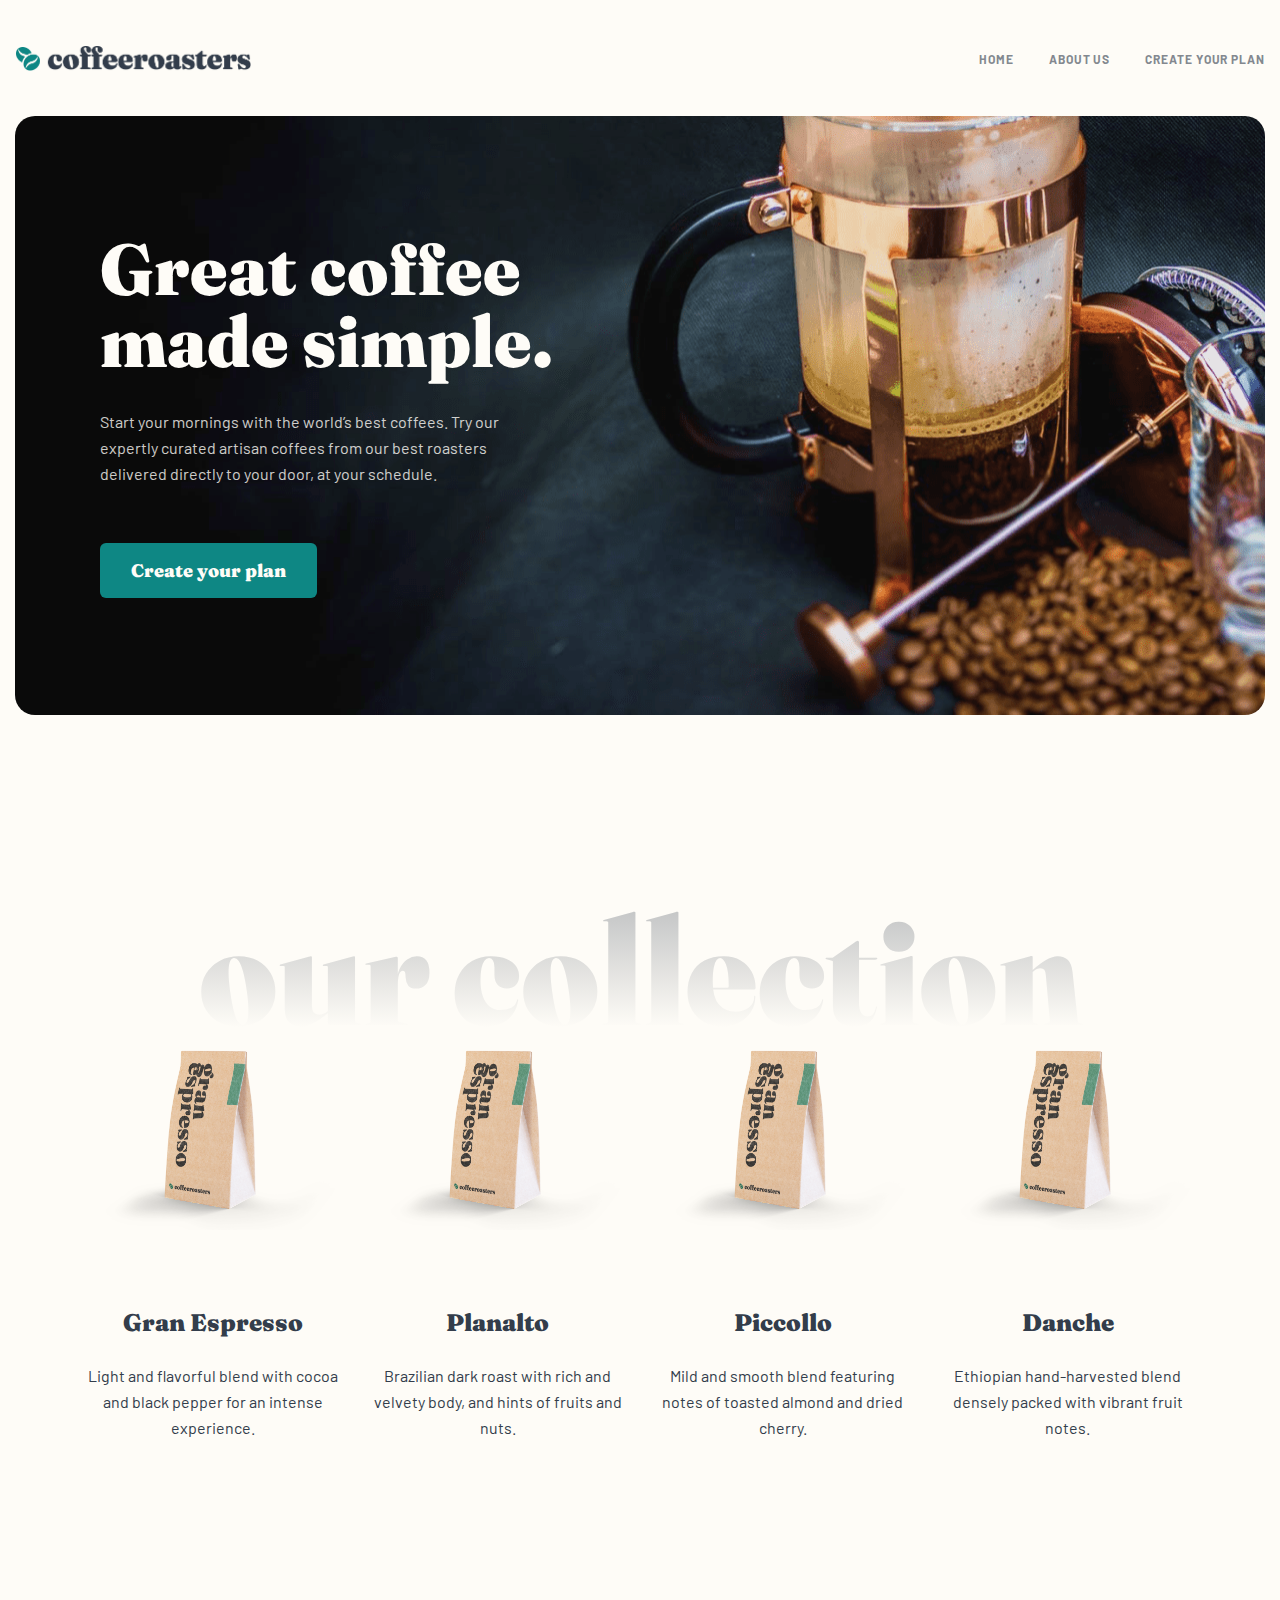
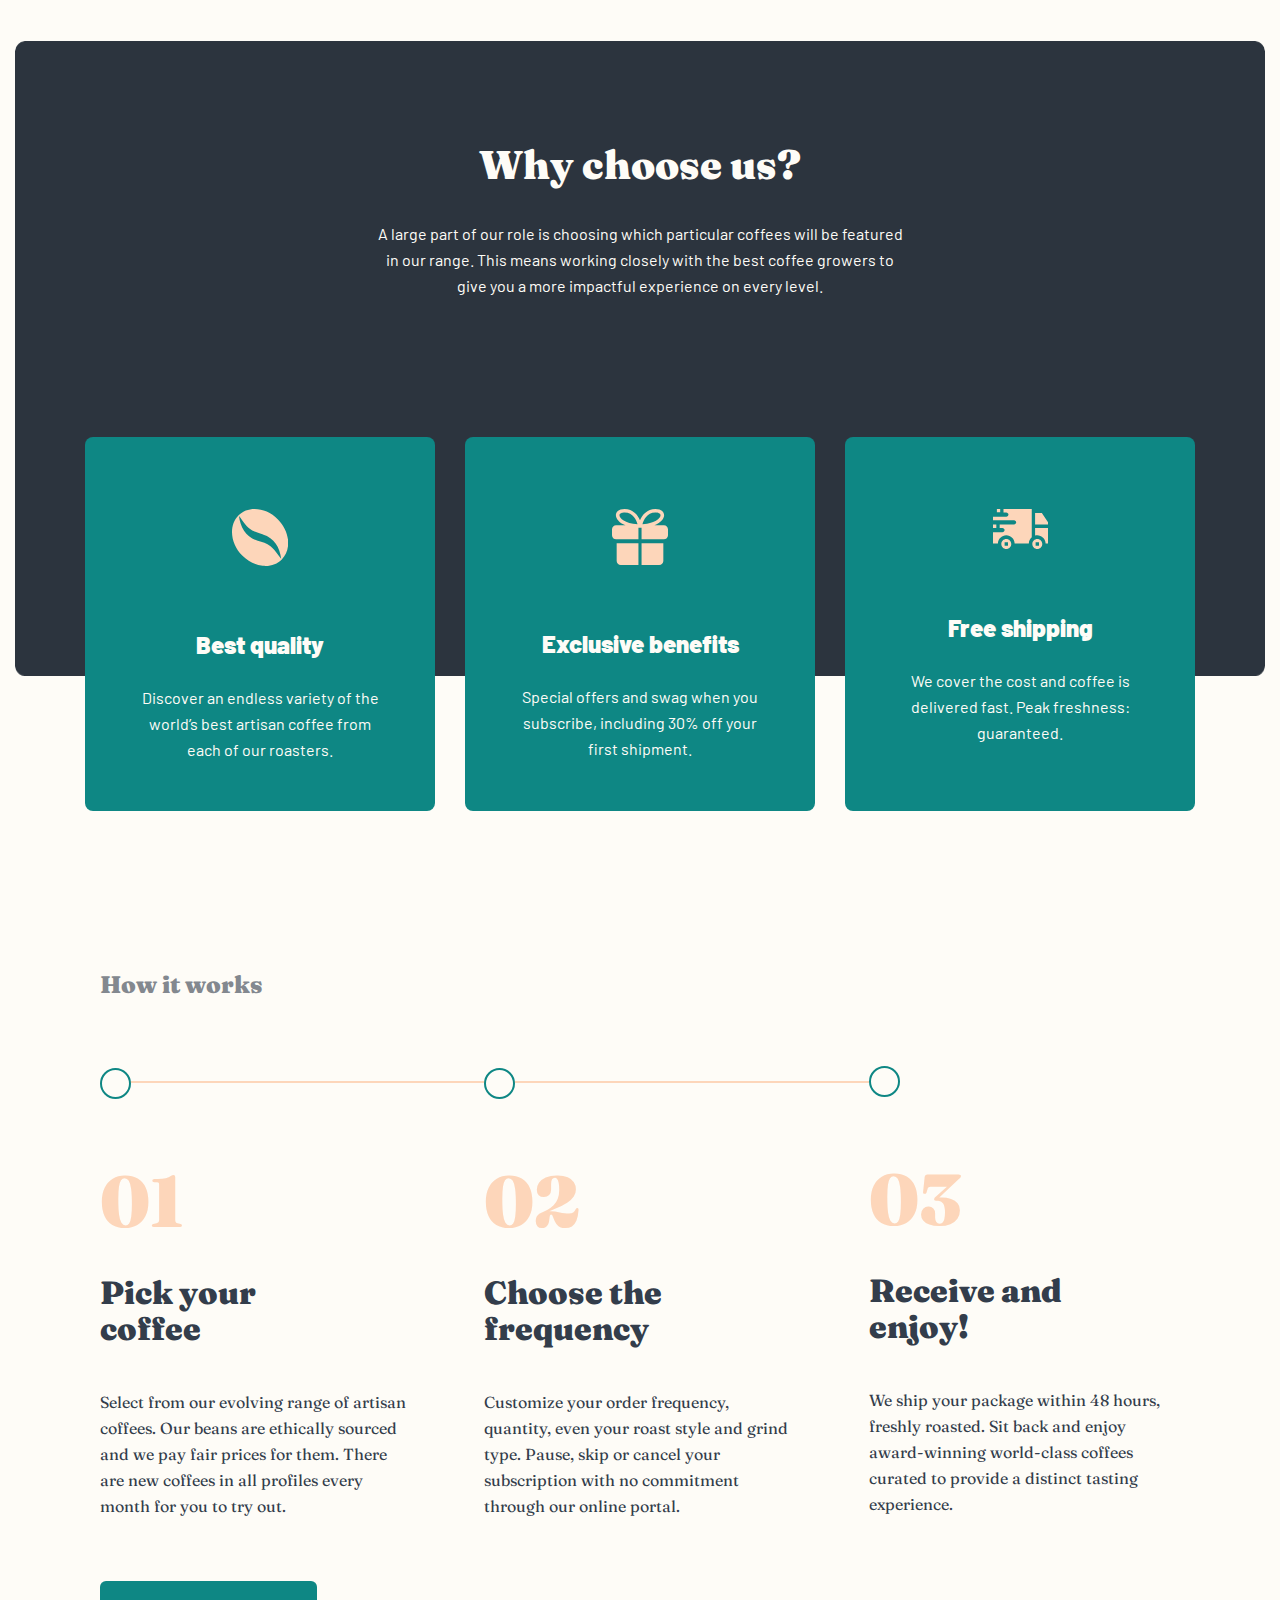
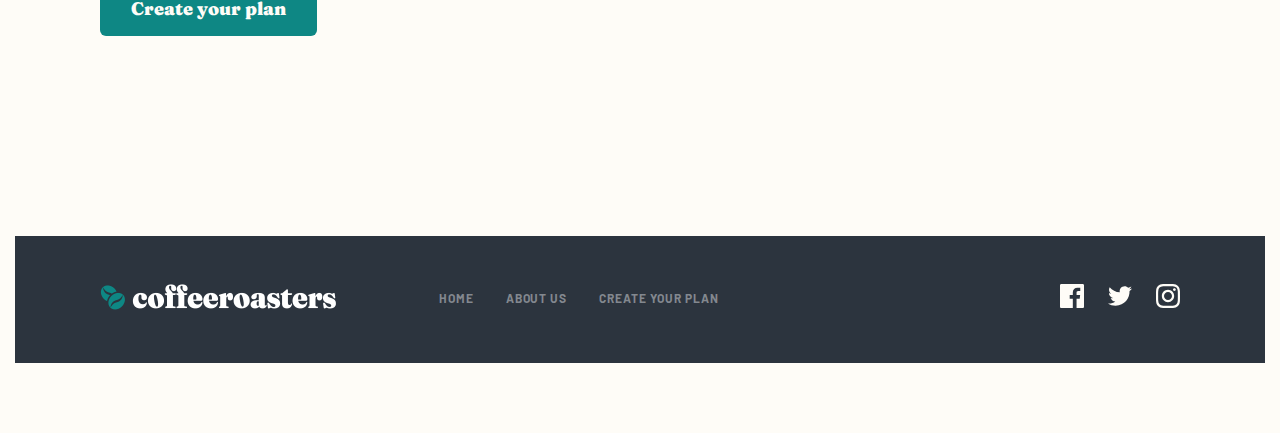
<file: index.html>
<!DOCTYPE html>
<html lang="en">

<head>
    <meta charset="UTF-8">
    <meta http-equiv="X-UA-Compatible" content="IE=edge">
    <meta name="viewport" content="width=device-width, initial-scale=1.0">
    <link rel="stylesheet" href="css/normalize.css">
    <link rel="stylesheet" href="css/column.css">
    <link rel="stylesheet" href="css/global.css">
    <link rel="stylesheet" href="css/style.css">
    <title>Coffee</title>
</head>

<body class="body">
    <div class="site-wrapper">
        <section class="hero">
            <div class="container">
                <header class="hero__header">
                    <div class="logos">
                        <a class="logo__link" href="index.html">
                            <img class="logo" src="media/img/home-page/hero/header-logo.png" alt="Logo">
                        </a>
                    </div>
                    <ul class="nav__list">
                        <li class="nav__item"><a class="nav__item-link" href="index.html">home</a></li>
                        <li class="nav__item"><a class="nav__item-link" href="about.html">about us</a></li>
                        <li class="nav__item"><a class="nav__item-link" href="creat.htm">create your plan</a></li>
                    </ul>
                    <button class="burger__btn">
                        <span class="first-line"></span>
                        <span class="second-line"></span>
                        <span class="third-line"></span>
                    </button>
                </header>
                <div class="hero__intro">
                    <div class="container__inner">
                        <h2 class="hero__title">Great coffee made simple.</h2>
                        <p class="hero__desc">Start your mornings with the world’s best coffees. Try our expertly
                            curated artisan coffees from our best roasters delivered directly to your door, at your
                            schedule.</p>
                        <a class="hero__btn btn" href="#">Create your plan</a>
                    </div>
                </div>
            </div>
        </section>
        <main>
            <!-- Collection================================== -->
            <section class="collection">
                <div class="container">
                    <div class="collection__inner">
                        <span class="collection__bg">our collection</span>
                        <ul class="collection__list">
                            <li class="collection__item">
                                <div class="item__wrapper">
                                    <h3 class="collection__name">Gran Espresso</h3>
                                    <p class="collection__desc">Light and flavorful blend with cocoa and black pepper
                                        for an intense experience.</p>
                                </div>
                            </li>
                            <li class="collection__item">
                                <div class="item__wrapper">
                                    <h3 class="collection__name">Planalto</h3>
                                    <p class="collection__desc">Brazilian dark roast with rich and velvety body, and
                                        hints of fruits and nuts.</p>
                                </div>
                            </li>
                            <li class="collection__item">
                                <div class="item__wrapper">
                                    <h3 class="collection__name">Piccollo</h3>
                                    <p class="collection__desc">Mild and smooth blend featuring notes of toasted almond
                                        and dried cherry.</p>
                                </div>
                            </li>
                            <li class="collection__item">
                                <div class="item__wrapper">
                                    <h3 class="collection__name">Danche</h3>
                                    <p class="collection__desc">Ethiopian hand-harvested blend densely packed with
                                        vibrant fruit notes.</p>
                                </div>
                            </li>
                        </ul>
                    </div>
                </div>
            </section>
            <!-- Collection================================== -->
            <!-- ============================================ -->
            <section class="choose">
                <div class="container">
                    <div class="choose__inner">
                        <div class="choose__content">
                            <h3 class="choose__title title">Why choose us?</h3>
                            <p class="choose__text">A large part of our role is choosing which particular coffees will
                                be featured in our range. This means working closely with the best coffee growers to
                                give you a more impactful experience on every level.</p>
                        </div>
                        <ul class="choose__list">
                            <li class="choose__item choose-card">
                                <div class="choose-card__content">
                                    <h4 class="choose-card__title">Best quality</h4>
                                    <p class="choose-card__text">Discover an endless variety of the world’s best artisan
                                        coffee from each of our roasters.</p>
                                </div>
                            </li>
                            <li class="choose__item choose-card">
                                <div class="choose-card__content">
                                    <h4 class="choose-card__title">Exclusive benefits</h4>
                                    <p class="choose-card__text">Special offers and swag when you subscribe, including
                                        30% off your first shipment.</p>
                                </div>
                            </li>
                            <li class="choose__item choose-card">
                                <div class="choose-card__content">
                                    <h4 class="choose-card__title">Free shipping</h4>
                                    <p class="choose-card__text">We cover the cost and coffee is delivered fast. Peak
                                        freshness: guaranteed.</p>
                                </div>
                            </li>
                        </ul>
                    </div>
                </div>
            </section>
            <!-- ============================================ -->
            <!-- How it works================================ -->
            <section class="work-steps">
                <div class="container">
                    <div class="container__inner">
                        <div class="work-steps__inner">
                            <h4 class="work-steps__title">How it works</h4>
                            <ol class="works-steps__list step__list">
                                <li class="step__item">
                                    <span>01</span>
                                    <h4 class="step__title">Pick your coffee</h4>
                                    <p class="step__text">Select from our evolving range of artisan coffees. Our beans
                                        are ethically sourced and we pay fair prices for them. There are new coffees in
                                        all profiles every month for you to try out.</p>
                                </li>
                                <li class="step__item">
                                    <span>02</span>
                                    <h4 class="step__title">Choose the frequency</h4>
                                    <p class="step__text">Customize your order frequency, quantity, even your roast
                                        style and grind type. Pause, skip or cancel your subscription with no commitment
                                        through our online portal.</p>
                                </li>
                                <li class="step__item">
                                    <span>03</span>
                                    <h4 class="step__title">Receive and enjoy!</h4>
                                    <p class="step__text">We ship your package within 48 hours, freshly roasted. Sit
                                        back and enjoy award-winning world-class coffees curated to provide a distinct
                                        tasting experience.</p>
                                </li>
                            </ol>
                            <a class="work-steps__btn btn" href="#">Create your plan</a>
                        </div>
                    </div>
                </div>
            </section>
            <!-- How it works================================ -->
            <!-- ============================================ -->
        </main>
    </div>
    <footer class="footer">
        <div class="container">
            <div class="footer__inner">
                <div class="container__inner">
                    <div class="logos">
                        <a class="logo__link" href="index.html">
                            <img class="logo" src="media/img/home-page/footer/footer-logo.png" alt="Logo">
                        </a>
                    </div>
                    <ul class="footer-nav__list">
                        <li class="footer-nav__item"><a class="footer-nav__item-link" href="index.html">home</a></li>
                        <li class="footer-nav__item"><a class="footer-nav__item-link" href="about.html">about us</a>
                        </li>
                        <li class="footer-nav__item"><a class="footer-nav__item-link" href="#">create your plan</a></li>
                    </ul>
                    <ul class="socials__list">
                        <li class="socials__item">
                            <a class="socials__item-link" href="https://facebook.com" target="_blank">
                                <svg width="24" height="24" viewBox="0 0 24 24" fill="none"
                                    xmlns="http://www.w3.org/2000/svg">
                                    <path id="Path"
                                        d="M22.675 0H1.325C0.593 0 0 0.593 0 1.325V22.676C0 23.407 0.593 24 1.325 24H12.82V14.706H9.692V11.084H12.82V8.413C12.82 5.313 14.713 3.625 17.479 3.625C18.804 3.625 19.942 3.724 20.274 3.768V7.008L18.356 7.009C16.852 7.009 16.561 7.724 16.561 8.772V11.085H20.148L19.681 14.707H16.561V24H22.677C23.407 24 24 23.407 24 22.675V1.325C24 0.593 23.407 0 22.675 0Z" />
                                </svg>
                            </a>
                        </li>
                        <li class="socials__item">
                            <a class="socials__item-link" href="https://twitter.com" target="_blank">
                                <svg width="24" height="20" viewBox="0 0 24 20" fill="none"
                                    xmlns="http://www.w3.org/2000/svg">
                                    <path id="Path1"
                                        d="M24 2.55705C23.117 2.94905 22.168 3.21305 21.172 3.33205C22.189 2.72305 22.97 1.75805 23.337 0.608047C22.386 1.17205 21.332 1.58205 20.21 1.80305C19.313 0.846047 18.032 0.248047 16.616 0.248047C13.437 0.248047 11.101 3.21405 11.819 6.29305C7.728 6.08805 4.1 4.12805 1.671 1.14905C0.381 3.36205 1.002 6.25705 3.194 7.72305C2.388 7.69705 1.628 7.47605 0.965 7.10705C0.911 9.38805 2.546 11.522 4.914 11.997C4.221 12.185 3.462 12.229 2.69 12.081C3.316 14.037 5.134 15.46 7.29 15.5C5.22 17.123 2.612 17.848 0 17.54C2.179 18.937 4.768 19.752 7.548 19.752C16.69 19.752 21.855 12.031 21.543 5.10605C22.505 4.41105 23.34 3.54405 24 2.55705Z" />
                                </svg>
                            </a>
                        </li>
                        <li class="socials__item">
                            <a class="socials__item-link" href="https://instagram.com" target="_blank">
                                <svg width="24" height="24" viewBox="0 0 24 24" fill="none"
                                    xmlns="http://www.w3.org/2000/svg">
                                    <path id="Shape" fill-rule="evenodd" clip-rule="evenodd"
                                        d="M12 0C8.741 0 8.333 0.014 7.053 0.072C2.695 0.272 0.273 2.69 0.073 7.052C0.014 8.333 0 8.741 0 12C0 15.259 0.014 15.668 0.072 16.948C0.272 21.306 2.69 23.728 7.052 23.928C8.333 23.986 8.741 24 12 24C15.259 24 15.668 23.986 16.948 23.928C21.302 23.728 23.73 21.31 23.927 16.948C23.986 15.668 24 15.259 24 12C24 8.741 23.986 8.333 23.928 7.053C23.732 2.699 21.311 0.273 16.949 0.073C15.668 0.014 15.259 0 12 0ZM12 2.163C15.204 2.163 15.584 2.175 16.85 2.233C20.102 2.381 21.621 3.924 21.769 7.152C21.827 8.417 21.838 8.797 21.838 12.001C21.838 15.206 21.826 15.585 21.769 16.85C21.62 20.075 20.105 21.621 16.85 21.769C15.584 21.827 15.206 21.839 12 21.839C8.796 21.839 8.416 21.827 7.151 21.769C3.891 21.62 2.38 20.07 2.232 16.849C2.174 15.584 2.162 15.205 2.162 12C2.162 8.796 2.175 8.417 2.232 7.151C2.381 3.924 3.896 2.38 7.151 2.232C8.417 2.175 8.796 2.163 12 2.163ZM5.838 12C5.838 8.597 8.597 5.838 12 5.838C15.403 5.838 18.162 8.597 18.162 12C18.162 15.404 15.403 18.163 12 18.163C8.597 18.163 5.838 15.403 5.838 12ZM12 16C9.791 16 8 14.21 8 12C8 9.791 9.791 8 12 8C14.209 8 16 9.791 16 12C16 14.21 14.209 16 12 16ZM16.965 5.595C16.965 4.8 17.61 4.155 18.406 4.155C19.201 4.155 19.845 4.8 19.845 5.595C19.845 6.39 19.201 7.035 18.406 7.035C17.61 7.035 16.965 6.39 16.965 5.595Z" />
                                </svg>
                            </a>
                        </li>
                    </ul>
                </div>
            </div>
        </div>
    </footer>
    <!-- Js=========================================== -->
    <script src="js/main.js"></script>
    <!-- Js=========================================== -->

</body>

</html>
</file>
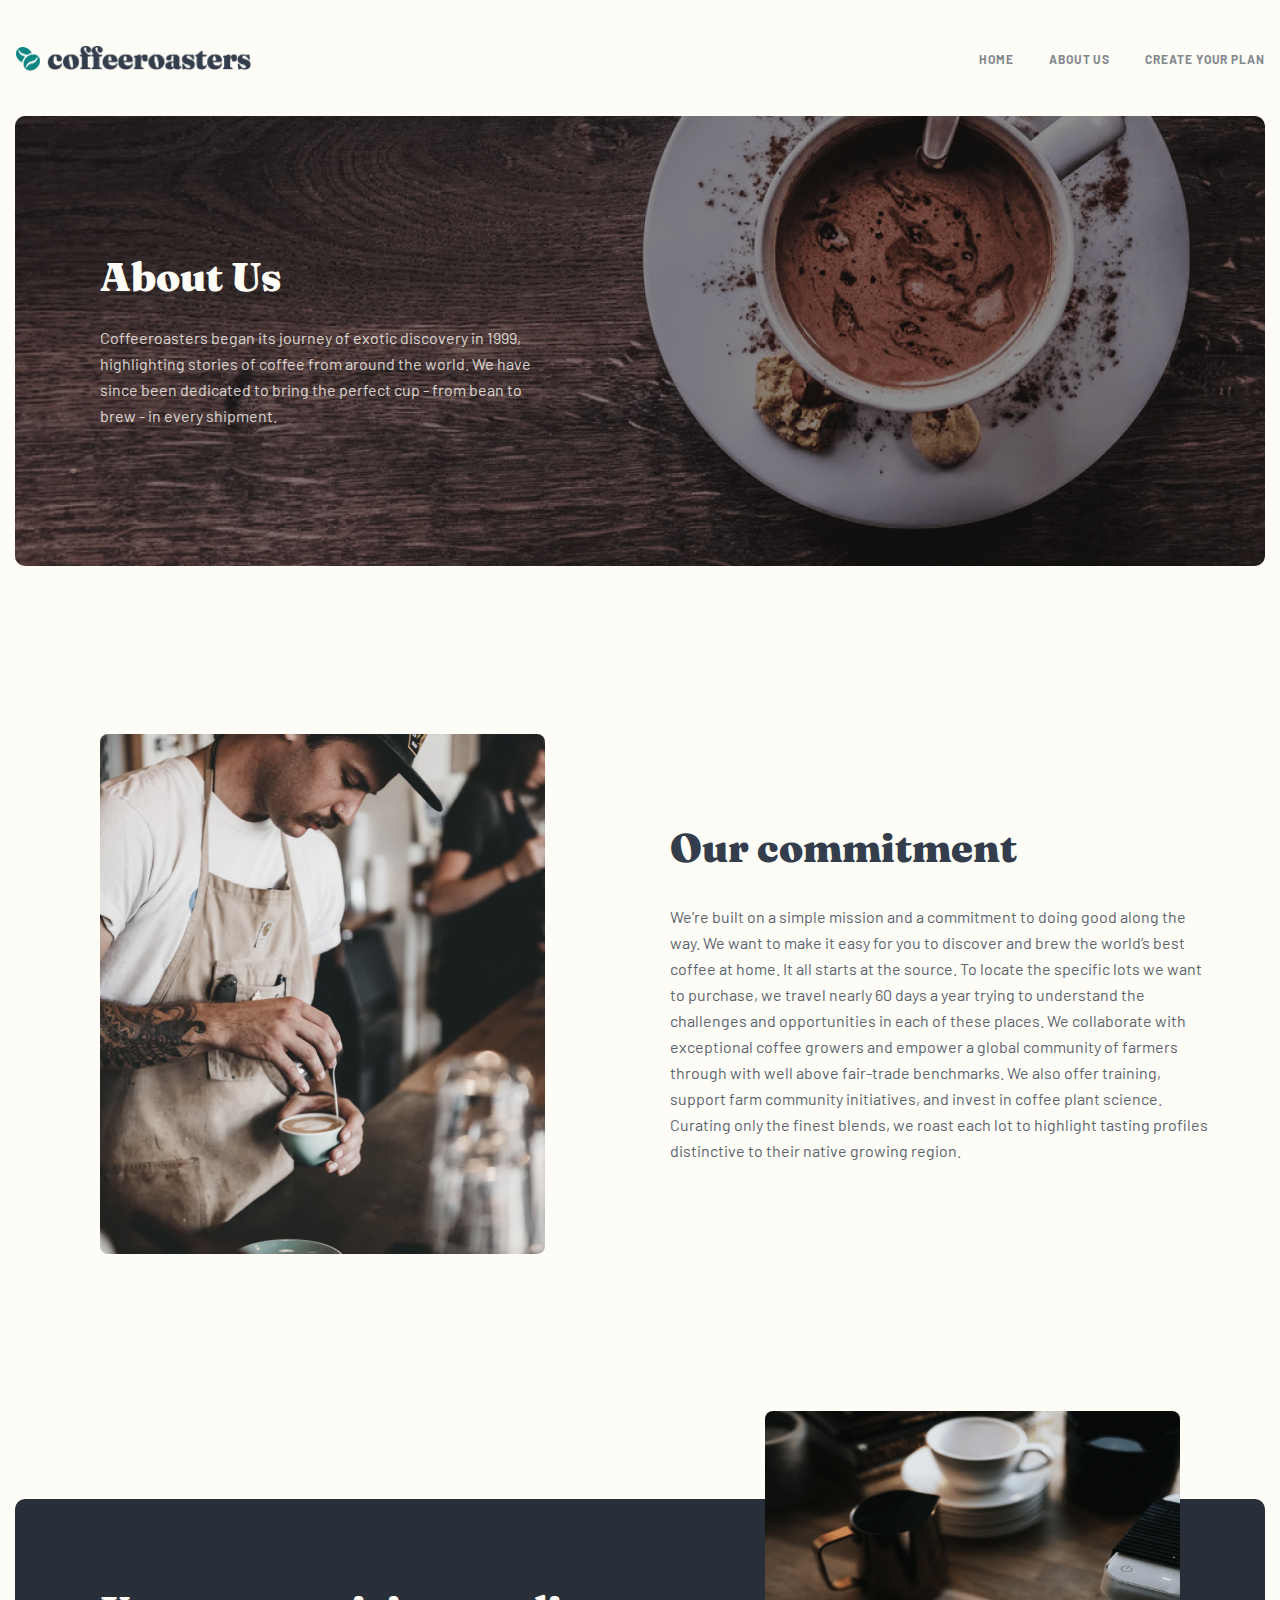
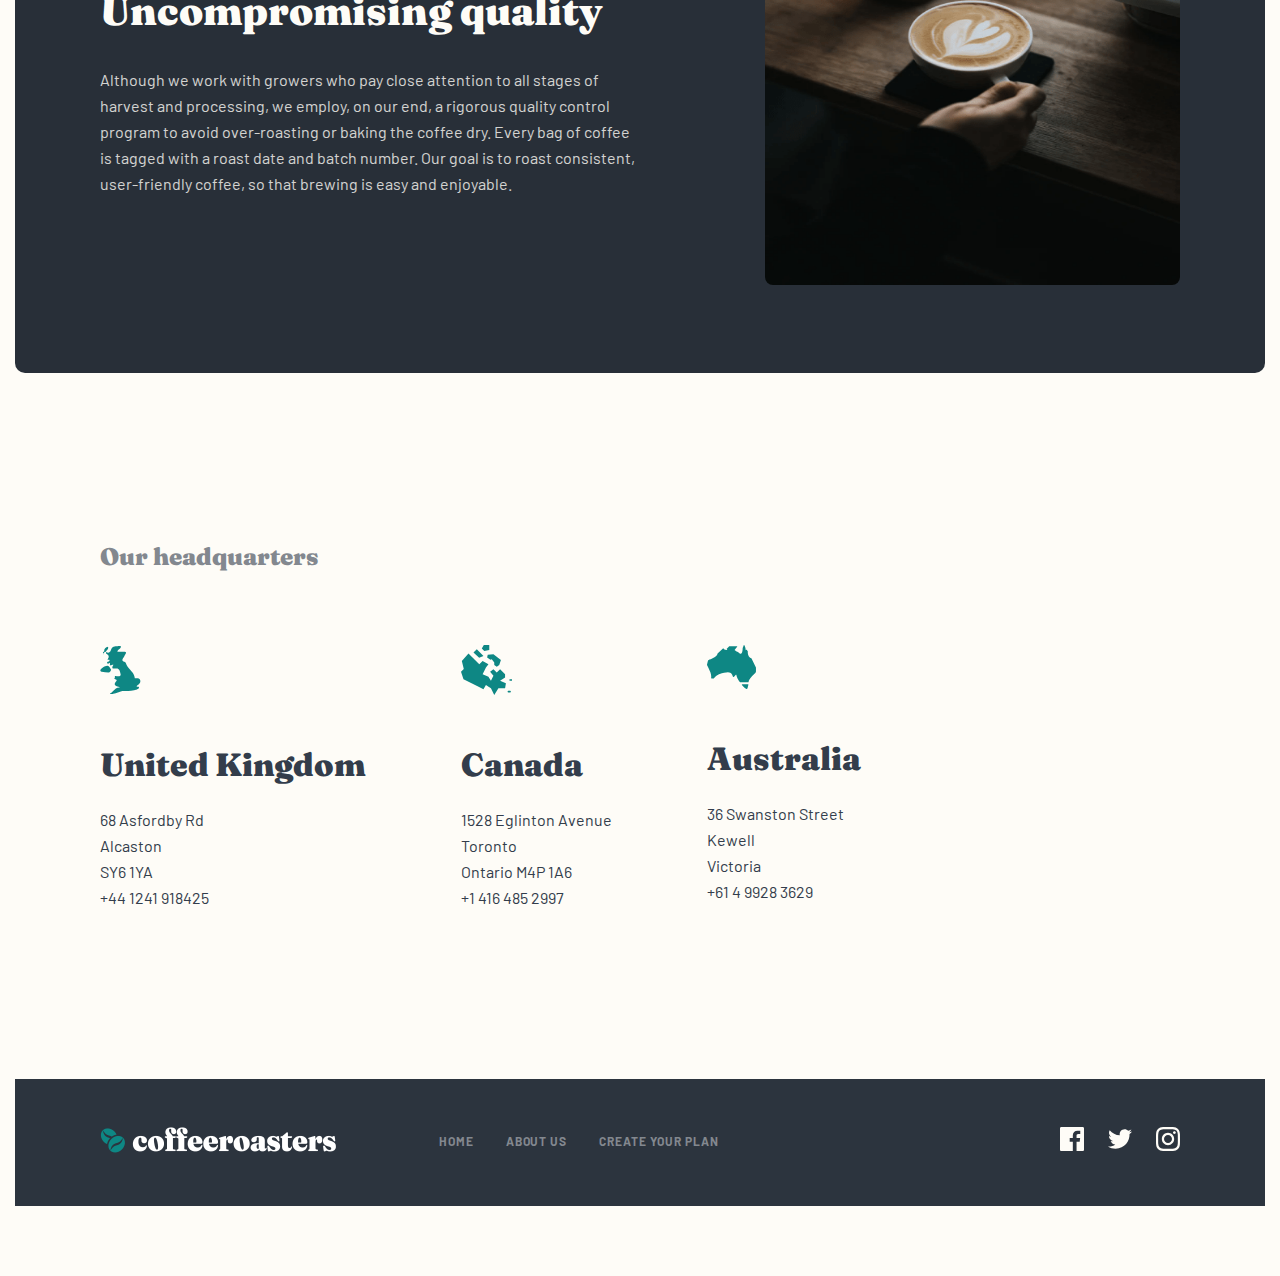
<file: about.html>
<!DOCTYPE html>
<html lang="en">
<head>
    <meta charset="UTF-8">
    <meta http-equiv="X-UA-Compatible" content="IE=edge">
    <meta name="viewport" content="width=device-width, initial-scale=1.0">
    <link rel="stylesheet" href="css/normalize.css">
    <link rel="stylesheet" href="css/column.css">
    <link rel="stylesheet" href="css/global.css">
    <link rel="stylesheet" href="css/style.css">
    <title>Coffee</title>
</head>
<body class="body">
    <div class="site-wrapper">
        <div class="container">
            <header class="hero__header">
                <div class="logos">
                    <a class="logo__link" href="index.html">
                        <img class="logo" src="media/img/home-page/hero/header-logo.png" alt="Logo">
                    </a>
                </div>
                <ul class="nav__list">
                    <li class="nav__item"><a class="nav__item-link" href="index.html">home</a></li>
                    <li class="nav__item"><a class="nav__item-link" href="about.html">about us</a></li>
                    <li class="nav__item"><a class="nav__item-link" href="creat.htm">create your plan</a></li>
                </ul>
                <button class="burger__btn">
                    <span class="first-line"></span>       
                    <span class="second-line"></span>       
                    <span class="third-line"></span>       
                </button>
            </header>
        </div>
        <main>
            <!-- About us===========================-->
            <section class="about-us__hero">
                <div class="container">
                    <div class="about-us__inner">
                        <div class="about-us__content">
                            <div class="container__inner">
                                <h3 class="about-us__title title">About Us</h3>
                                <p class="about-us__text">Coffeeroasters began its journey of exotic discovery in 1999, highlighting stories of coffee from around the world. We have since been dedicated to bring the perfect cup - from bean to brew - in every shipment.</p>
                            </div>
                        </div>
                    </div>
                </div>
            </section>
            <!-- About us===========================-->
            <!-- ===================================-->
            <!-- Story==============================-->
            <section class="story">
                <div class="container">
                    <div class="container__inner">
                        <div class="story__inner">
                            <div class="story__banner-box">
                                <img class="story__banner" src="media/img/about-us-page/hero/man.jpg" alt="Man">
                            </div>
                            <div class="story__content">
                                <h4 class="story__title story-title">Our commitment</h4>
                                <p class="story__text story-text">We’re built on a simple mission and a commitment to doing good along the way. We want to make it easy for you to discover and brew the world’s best coffee at home. It all starts at the source. To locate the specific lots we want to purchase, we travel nearly 60 days a year trying to understand the challenges and opportunities in each of these places. We collaborate with exceptional coffee growers and empower a global community of farmers through with well above fair-trade benchmarks. We also offer training, support farm community initiatives, and invest in coffee plant science. Curating only the finest blends, we roast each lot to highlight tasting profiles distinctive to their native growing region.</p>
                            </div>
                        </div>
                    </div>
                </div>
            </section>
            <!-- Story==============================-->
            <!-- ===================================-->
            <!-- Story==============================-->
            <section class="quality">
                <div class="container">
                    <div class="quality__inner">
                        <div class="container__inner">
                            <div class="quality__wrapper">
                                <div class="quality__banner-box">
                                    <!-- <img class="quality__banner" src="media/img/about-us-page/hero/coffee.jpg" alt="A cup of coffee"> -->
                                </div>
                                <div class="quality__content">
                                    <h4 class="quality__title story-title">Uncompromising quality</h4>
                                    <p class="quality__text">Although we work with growers who pay close attention to all stages of harvest and processing, we employ, on our end, a rigorous quality control program to avoid over-roasting or baking the coffee dry. Every bag of coffee is tagged with a roast date and batch number. Our goal is to roast consistent, user-friendly coffee, so that brewing is easy and enjoyable.</p>
                                </div>
                            </div>
                        </div>
                    </div>
                </div>
            </section>
            <!-- Story==============================-->
            <!-- ===================================-->
            <!-- Headquarters=======================-->
            <section class="headquarters">
                <div class="container">
                    <div class="container__inner">
                        <div class="headquarters__inner">
                            <h4 class="headquarters__title">Our headquarters</h4>
                            <ul class="headquarters__list">
                                <li class="headquarters__item country">
                                    <h5 class="headquarters-country">United Kingdom</h5>
                                    <address class="address">
                                        68  Asfordby Rd <br>
                                        Alcaston <br>
                                        SY6 1YA <br>
                                        <a  class="address-phone" href="tel:441241918425">+44 1241 918425</a>
                                    </address>
                                </li>
                                <li class="headquarters__item country">
                                    <h5 class="headquarters-country">Canada</h5>
                                    <address class="address">
                                        1528  Eglinton Avenue <br>
                                        Toronto <br>
                                        Ontario M4P 1A6 <br>
                                        <a class="address-phone" href="tel:14164852997">+1 416 485 2997</a>
                                    </address>
                                </li>
                                <li class="headquarters__item country">
                                    <h5 class="headquarters-country">Australia</h5>
                                    <address class="address">
                                        36 Swanston Street <br>
                                        Kewell <br>
                                        Victoria <br>
                                        <a class="address-phone" href="tel:61499283629">+61 4 9928 3629</a>
                                    </address>
                                </li>
                            </ul>
                        </div>
                    </div>
                </div>
            </section>
            <!-- Headquarters=======================-->
            <!-- ===================================-->
        </main>          
    </div>
    <footer class="footer">
        <div class="container">
            <div class="footer__inner">
                <div class="container__inner">
                    <div class="logos">
                        <a class="logo__link" href="index.html">
                            <img class="logo" src="media/img/home-page/footer/footer-logo.png" alt="Logo">
                        </a>
                    </div>
                    <ul class="footer-nav__list">
                        <li class="footer-nav__item"><a class="footer-nav__item-link" href="index.html">home</a></li>
                        <li class="footer-nav__item"><a class="footer-nav__item-link" href="about.html">about us</a></li>
                        <li class="footer-nav__item"><a class="footer-nav__item-link" href="#">create your plan</a></li>
                    </ul> 
                    <ul class="socials__list">
                        <li class="socials__item">
                            <a class="socials__item-link" href="https://facebook.com" target="_blank">
                                <svg width="24" height="24" viewBox="0 0 24 24" fill="none" xmlns="http://www.w3.org/2000/svg">
                                    <path id="Path" d="M22.675 0H1.325C0.593 0 0 0.593 0 1.325V22.676C0 23.407 0.593 24 1.325 24H12.82V14.706H9.692V11.084H12.82V8.413C12.82 5.313 14.713 3.625 17.479 3.625C18.804 3.625 19.942 3.724 20.274 3.768V7.008L18.356 7.009C16.852 7.009 16.561 7.724 16.561 8.772V11.085H20.148L19.681 14.707H16.561V24H22.677C23.407 24 24 23.407 24 22.675V1.325C24 0.593 23.407 0 22.675 0Z"/>
                                </svg>
                            </a>
                        </li>
                        <li class="socials__item">
                            <a class="socials__item-link" href="https://twitter.com" target="_blank">
                                <svg width="24" height="20" viewBox="0 0 24 20" fill="none" xmlns="http://www.w3.org/2000/svg">
                                    <path id="Path1" d="M24 2.55705C23.117 2.94905 22.168 3.21305 21.172 3.33205C22.189 2.72305 22.97 1.75805 23.337 0.608047C22.386 1.17205 21.332 1.58205 20.21 1.80305C19.313 0.846047 18.032 0.248047 16.616 0.248047C13.437 0.248047 11.101 3.21405 11.819 6.29305C7.728 6.08805 4.1 4.12805 1.671 1.14905C0.381 3.36205 1.002 6.25705 3.194 7.72305C2.388 7.69705 1.628 7.47605 0.965 7.10705C0.911 9.38805 2.546 11.522 4.914 11.997C4.221 12.185 3.462 12.229 2.69 12.081C3.316 14.037 5.134 15.46 7.29 15.5C5.22 17.123 2.612 17.848 0 17.54C2.179 18.937 4.768 19.752 7.548 19.752C16.69 19.752 21.855 12.031 21.543 5.10605C22.505 4.41105 23.34 3.54405 24 2.55705Z"/>
                                </svg>
                            </a>
                        </li>
                        <li class="socials__item">
                            <a class="socials__item-link" href="https://instagram.com" target="_blank">
                                <svg width="24" height="24" viewBox="0 0 24 24" fill="none" xmlns="http://www.w3.org/2000/svg">
                                    <path id="Shape" fill-rule="evenodd" clip-rule="evenodd" d="M12 0C8.741 0 8.333 0.014 7.053 0.072C2.695 0.272 0.273 2.69 0.073 7.052C0.014 8.333 0 8.741 0 12C0 15.259 0.014 15.668 0.072 16.948C0.272 21.306 2.69 23.728 7.052 23.928C8.333 23.986 8.741 24 12 24C15.259 24 15.668 23.986 16.948 23.928C21.302 23.728 23.73 21.31 23.927 16.948C23.986 15.668 24 15.259 24 12C24 8.741 23.986 8.333 23.928 7.053C23.732 2.699 21.311 0.273 16.949 0.073C15.668 0.014 15.259 0 12 0ZM12 2.163C15.204 2.163 15.584 2.175 16.85 2.233C20.102 2.381 21.621 3.924 21.769 7.152C21.827 8.417 21.838 8.797 21.838 12.001C21.838 15.206 21.826 15.585 21.769 16.85C21.62 20.075 20.105 21.621 16.85 21.769C15.584 21.827 15.206 21.839 12 21.839C8.796 21.839 8.416 21.827 7.151 21.769C3.891 21.62 2.38 20.07 2.232 16.849C2.174 15.584 2.162 15.205 2.162 12C2.162 8.796 2.175 8.417 2.232 7.151C2.381 3.924 3.896 2.38 7.151 2.232C8.417 2.175 8.796 2.163 12 2.163ZM5.838 12C5.838 8.597 8.597 5.838 12 5.838C15.403 5.838 18.162 8.597 18.162 12C18.162 15.404 15.403 18.163 12 18.163C8.597 18.163 5.838 15.403 5.838 12ZM12 16C9.791 16 8 14.21 8 12C8 9.791 9.791 8 12 8C14.209 8 16 9.791 16 12C16 14.21 14.209 16 12 16ZM16.965 5.595C16.965 4.8 17.61 4.155 18.406 4.155C19.201 4.155 19.845 4.8 19.845 5.595C19.845 6.39 19.201 7.035 18.406 7.035C17.61 7.035 16.965 6.39 16.965 5.595Z"/>
                                </svg>
                            </a>
                        </li>
                    </ul>
                </div>
            </div>
        </div>
    </footer>
    <!-- Js=========================================== -->
    <script src="js/main.js"></script>
    <!-- Js=========================================== -->
    
</body>
</html>
</file>
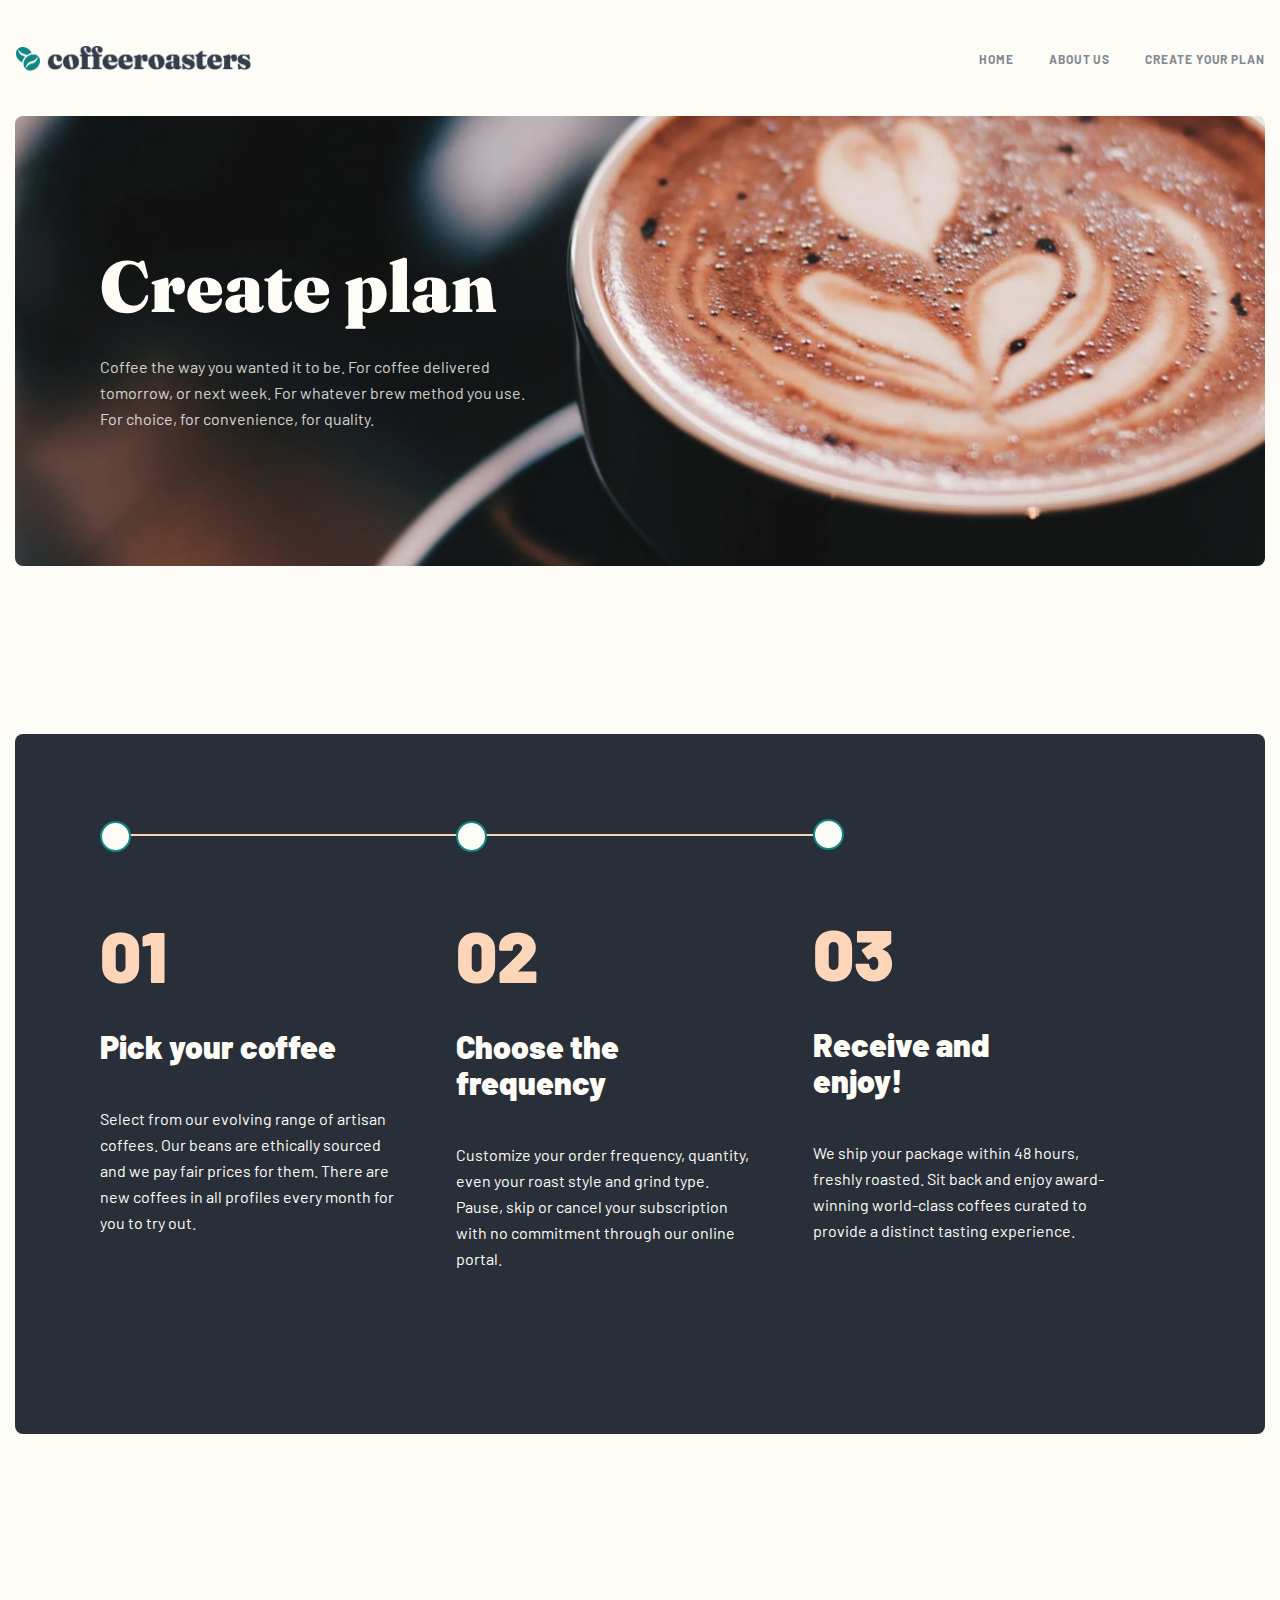
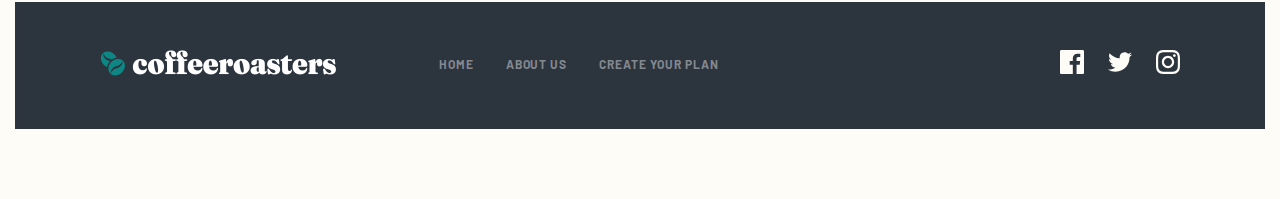
<file: creat.htm>
<!DOCTYPE html>
<html lang="en">
<head>
    <meta charset="UTF-8">
    <meta http-equiv="X-UA-Compatible" content="IE=edge">
    <meta name="viewport" content="width=device-width, initial-scale=1.0">
    <link rel="stylesheet" href="css/normalize.css">
    <link rel="stylesheet" href="css/column.css">
    <link rel="stylesheet" href="css/global.css">
    <link rel="stylesheet" href="css/style.css">
    <title>Coffee</title>
</head>
<body class="body">
    <div class="site-wrapper">
        <div class="container">
            <header class="hero__header">
                <div class="logos">
                    <a class="logo__link" href="index.html">
                        <img class="logo" src="media/img/home-page/hero/header-logo.png" alt="Logo">
                    </a>
                </div>
                <ul class="nav__list">
                    <li class="nav__item"><a class="nav__item-link" href="index.html">home</a></li>
                    <li class="nav__item"><a class="nav__item-link" href="about.html">about us</a></li>
                    <li class="nav__item"><a class="nav__item-link" href="creat.htm">create your plan</a></li>
                </ul>
                <button class="burger__btn">
                    <span class="first-line"></span>       
                    <span class="second-line"></span>       
                    <span class="third-line"></span>       
                </button>
            </header>
        </div>
        <main>
            <!-- Create====================================== -->
            <section class="create-hero">
                <div class="container">
                    <div class="create-hero__inner">
                        <div class="container__inner">
                            <div class="create-hero__content">
                                <h3 class="create-hero__title">Create plan</h3>
                                <p class="create-hero__text">Coffee the way you wanted it to be. For coffee delivered tomorrow, or next week. For whatever brew method you use. For choice, for convenience, for quality.</p>
                            </div>
                        </div>
                    </div>
                </div>
            </section>
            <!-- Create====================================== -->
            <!-- ============================================ -->
            <!-- How it works================================ -->
            <section class="create-steps">
                <div class="container">
                    <div class="create__inner">
                        <div class="container__inner">
                            <div class="work-steps__inner">
                                <ol class="works-steps__list step__list">
                                    <li class="step__item">
                                        <span>01</span>
                                        <h4 class="step__title">Pick your coffee</h4>
                                        <p class="step__text">Select from our evolving range of artisan coffees. Our beans are ethically sourced and we pay fair prices for them. There are new coffees in all profiles every month for you to try out.</p>
                                    </li>
                                    <li class="step__item">
                                        <span>02</span>
                                        <h4 class="step__title">Choose the frequency</h4>
                                        <p class="step__text">Customize your order frequency, quantity, even your roast style and grind type. Pause, skip or cancel your subscription with no commitment through our online portal.</p>
                                    </li>
                                    <li class="step__item">
                                        <span>03</span>
                                        <h4 class="step__title">Receive and enjoy!</h4>
                                        <p class="step__text">We ship your package within 48 hours, freshly roasted. Sit back and enjoy award-winning world-class coffees curated to provide a distinct tasting experience.</p>
                                    </li>
                                </ol>
                            </div>
                        </div>
                    </div>
                </div>
            </section>
            <!-- How it works================================ -->
            <!-- ============================================ -->
        </main>
    </div>
    <footer class="footer">
        <div class="container">
            <div class="footer__inner">
                <div class="container__inner">
                    <div class="logos">
                        <a class="logo__link" href="index.html">
                            <img class="logo" src="media/img/home-page/footer/footer-logo.png" alt="Logo">
                        </a>
                    </div>
                    <ul class="footer-nav__list">
                        <li class="footer-nav__item"><a class="footer-nav__item-link" href="index.html">home</a></li>
                        <li class="footer-nav__item"><a class="footer-nav__item-link" href="about.html">about us</a></li>
                        <li class="footer-nav__item"><a class="footer-nav__item-link" href="#">create your plan</a></li>
                    </ul> 
                    <ul class="socials__list">
                        <li class="socials__item">
                            <a class="socials__item-link" href="https://facebook.com" target="_blank">
                                <svg width="24" height="24" viewBox="0 0 24 24" fill="none" xmlns="http://www.w3.org/2000/svg">
                                    <path id="Path" d="M22.675 0H1.325C0.593 0 0 0.593 0 1.325V22.676C0 23.407 0.593 24 1.325 24H12.82V14.706H9.692V11.084H12.82V8.413C12.82 5.313 14.713 3.625 17.479 3.625C18.804 3.625 19.942 3.724 20.274 3.768V7.008L18.356 7.009C16.852 7.009 16.561 7.724 16.561 8.772V11.085H20.148L19.681 14.707H16.561V24H22.677C23.407 24 24 23.407 24 22.675V1.325C24 0.593 23.407 0 22.675 0Z"/>
                                </svg>
                            </a>
                        </li>
                        <li class="socials__item">
                            <a class="socials__item-link" href="https://twitter.com" target="_blank">
                                <svg width="24" height="20" viewBox="0 0 24 20" fill="none" xmlns="http://www.w3.org/2000/svg">
                                    <path id="Path1" d="M24 2.55705C23.117 2.94905 22.168 3.21305 21.172 3.33205C22.189 2.72305 22.97 1.75805 23.337 0.608047C22.386 1.17205 21.332 1.58205 20.21 1.80305C19.313 0.846047 18.032 0.248047 16.616 0.248047C13.437 0.248047 11.101 3.21405 11.819 6.29305C7.728 6.08805 4.1 4.12805 1.671 1.14905C0.381 3.36205 1.002 6.25705 3.194 7.72305C2.388 7.69705 1.628 7.47605 0.965 7.10705C0.911 9.38805 2.546 11.522 4.914 11.997C4.221 12.185 3.462 12.229 2.69 12.081C3.316 14.037 5.134 15.46 7.29 15.5C5.22 17.123 2.612 17.848 0 17.54C2.179 18.937 4.768 19.752 7.548 19.752C16.69 19.752 21.855 12.031 21.543 5.10605C22.505 4.41105 23.34 3.54405 24 2.55705Z"/>
                                </svg>
                            </a>
                        </li>
                        <li class="socials__item">
                            <a class="socials__item-link" href="https://instagram.com" target="_blank">
                                <svg width="24" height="24" viewBox="0 0 24 24" fill="none" xmlns="http://www.w3.org/2000/svg">
                                    <path id="Shape" fill-rule="evenodd" clip-rule="evenodd" d="M12 0C8.741 0 8.333 0.014 7.053 0.072C2.695 0.272 0.273 2.69 0.073 7.052C0.014 8.333 0 8.741 0 12C0 15.259 0.014 15.668 0.072 16.948C0.272 21.306 2.69 23.728 7.052 23.928C8.333 23.986 8.741 24 12 24C15.259 24 15.668 23.986 16.948 23.928C21.302 23.728 23.73 21.31 23.927 16.948C23.986 15.668 24 15.259 24 12C24 8.741 23.986 8.333 23.928 7.053C23.732 2.699 21.311 0.273 16.949 0.073C15.668 0.014 15.259 0 12 0ZM12 2.163C15.204 2.163 15.584 2.175 16.85 2.233C20.102 2.381 21.621 3.924 21.769 7.152C21.827 8.417 21.838 8.797 21.838 12.001C21.838 15.206 21.826 15.585 21.769 16.85C21.62 20.075 20.105 21.621 16.85 21.769C15.584 21.827 15.206 21.839 12 21.839C8.796 21.839 8.416 21.827 7.151 21.769C3.891 21.62 2.38 20.07 2.232 16.849C2.174 15.584 2.162 15.205 2.162 12C2.162 8.796 2.175 8.417 2.232 7.151C2.381 3.924 3.896 2.38 7.151 2.232C8.417 2.175 8.796 2.163 12 2.163ZM5.838 12C5.838 8.597 8.597 5.838 12 5.838C15.403 5.838 18.162 8.597 18.162 12C18.162 15.404 15.403 18.163 12 18.163C8.597 18.163 5.838 15.403 5.838 12ZM12 16C9.791 16 8 14.21 8 12C8 9.791 9.791 8 12 8C14.209 8 16 9.791 16 12C16 14.21 14.209 16 12 16ZM16.965 5.595C16.965 4.8 17.61 4.155 18.406 4.155C19.201 4.155 19.845 4.8 19.845 5.595C19.845 6.39 19.201 7.035 18.406 7.035C17.61 7.035 16.965 6.39 16.965 5.595Z"/>
                                </svg>
                            </a>
                        </li>
                    </ul>
                </div>
            </div>
        </div>
    </footer>
    <!-- Js=========================================== -->
    <script src="js/main.js"></script>
    <!-- Js=========================================== -->
</body>
</html>
</file>
<file: css/column.css>
.fulled-container {
  padding: 0 20px;
}


.row {
  display: flex;
  flex-flow: row wrap;
}
.center {
  text-align: center;
  justify-content: center;
}

.between {
  justify-content: space-between;
}
.around {
  justify-content: space-around;
}
.evenly {
  justify-content: space-evenly;
}
.align-center {
  align-items: center;
}



.col-1 {
  max-width:8.333333%; 
  flex-basis: 8.333333%;
}

.col-2 {
  max-width:16.6666666%;
  flex-basis: 16.6666666%;
}

.col-3 {
  max-width:25%;
  flex-basis: 25%;
}

.col-4 {
  max-width:33.333333%;
  flex-basis: 33.333333%;
}

.col-5 {
  max-width: 41.6666666%;
  flex-basis: 41.6666666%;
}

.col-6 {
  max-width: 50%;
  flex-basis: 50%;
}

.col-7 {
  max-width: 58.333333%;
  flex-basis: 58.333333%;
}

.col-8 {
  max-width: 66.6666666%;
  flex-basis: 66.6666666%;
}

.col-9 {
  max-width: 75%;
  flex-basis: 75%;
}

.col-10 {
  max-width: 83.333333%;
  flex-basis: 83.333333%;
}

.col-11 {
  max-width: 91.6666666%;
  flex-basis: 91.6666666%;
}
.col-12 {
  max-width: 100%;
  flex-basis: 100%;
}
</file>
<file: css/global.css>
@import url('https://fonts.googleapis.com/css2?family=Barlow:wght@400;500;600;700;800;900&family=Fraunces:wght@300;400;500;600;700;800;900&display=swap');

/* font-family: 'Barlow', sans-serif; */
/* font-family: 'Fraunces', serif; */

:root {
  --color-83888f: #83888f;
  --color-333d4b: #333d4b;
  --color-2c343e: #2c343e;
  --color-0e8784: #0e8784;
  --color-fefcf7: #fefcf7;
  --color-66d2cf: #66d2cf;
  --color-e2dedb: #e2dedb;
  --color-fdd6ba: #fdd6ba;
  --color-282f38: #282f38;
  --color-0e8784: #0e8784;
}

html {box-sizing: border-box;}

*,
*::before,
*::after {box-sizing: inherit;}

body {
  margin: 0;
  padding: 0;
  display: flex;
  flex-direction: column;
  justify-content: space-between;
  min-height: 100vh;
  background-color: var(--color-fefcf7);
  font-family: 'Barlow', sans-serif; 
  font-size: 16px;
  line-height: 26px;
  font-weight: 400;
}

ul,
ol {
  list-style: none;
  padding: 0;
  margin: 0;
}

h1,
h2,
h3,
h4, 
h5,
h6,
p {
  padding: 0;
  margin: 0;
}

a {display: inline-block;}

.container {
  max-width: 1310px;
  margin: 0 auto;
  padding-left: 15px;
  padding-right: 15px;
}

.container__inner {
  max-width: 1280px;
  margin: 0 auto;
  padding-left: 85px;
  padding-right: 85px;
}

.btn {
  background-color: var(--color-0e8784);
  border-radius: 6px;
  font-family: 'Fraunces', serif;
  font-weight: 900;
  font-size: 18px;
  line-height: 25px;
  text-align: center;
  color: var(--color-fefcf7);
  display: inline-block;
  padding: 15px 31px;
  text-decoration: none;
}

.btn:hover {background-color: var(--color-66d2cf);}

.btn:active {background-color: var(--color-83888f);}

.title {
  font-family: 'Fraunces', serif;
  font-weight: 900;
  font-size: 40px;
  line-height: 48px;
  color: var(--color-fefcf7);
}

/* Global styles=============*/
/* ==========================*/
/* Header-navigation=========*/
.hero__header {
  padding: 45px 0;
  display: flex;
  align-items: center;
}

.logos {
  width: 236px;
  height: 26px;
}

.logo {
  width: 100%;
  height: 100%;
}

.nav__list {
  align-items: center;
  margin-left: auto;
}

.nav__item {display: inline-block;}

.nav__item:not(:first-child),
.footer-nav__item:not(:first-child) {margin-left: 32px;}

.nav__item-link,
.footer-nav__item-link {
  text-decoration: none;
  font-family: 'Barlow', sans-serif;
  font-weight: 700;
  font-size: 12px;
  line-height: 15px;
  text-transform: uppercase;
  letter-spacing: 0.923077px;
  color: var(--color-83888f);
}

.nav__item-link:hover {color: var(--color-333d4b);}

.burger__btn {
  background-color: transparent;
  border: 0;
  cursor: pointer;
  display: none;
}
/* Header-navigation=========*/
/* ==========================*/
/* Footer====================*/
.footer {padding-bottom: 70px;}

.footer__inner {
  padding: 48px 0;
  background-color: var(--color-2c343e);
}

.footer .container__inner {display: flex;}

.footer-nav__list {
  display: flex;
  margin-left: 103px;
}

.socials__item:not(:last-child) {margin-right: 24px;}

.footer-nav__item-link:hover {color: var(--color-fefcf7);}

.socials__list {
  margin-left: auto;
  display: flex;
  align-items: center;
}

.socials__item {
  position: relative;
  bottom: 0;
}

.socials__item-link svg {fill: var(--color-fefcf7);}

.socials__item-link svg:hover {fill: var(--color-fdd6ba);}
/* Footer====================*/
/* ==========================*/
/* Query=====================*/
@media screen and (max-width: 992px) {
  .footer .container__inner {
    flex-direction: column;
    align-items: center;
  }

  .footer .logos {margin-bottom: 35px;}

  .footer-nav__list {
    margin: 0 !important;
    margin-bottom: 65px !important;
  }

  .footer .socials__list {margin: 0;}
}

@media screen and (max-width: 768px) {
  .body--disable {overflow: hidden;}

  .hero__header {justify-content: space-between;}

  .nav__list {
    width: 100%;
    height: 100%;
    position: fixed;
    left: 0;
    top: 90px;
    padding-top: 40px;
    text-align: center;
    background: linear-gradient(360deg, rgba(254, 252, 247, 0.504981) 0%, #FEFCF7 75.94%);
    transform: translateX(-100%);
    -webkit-transform: translateX(-100%);
    -moz-transform: translateX(-100%);
    -ms-transform: translateX(-100%);
    -o-transform: translateX(-100%);
    transition: all 0.3s ease;
    -webkit-transition: all 0.3s ease;
    -moz-transition: all 0.3s ease;
    -ms-transition: all 0.3s ease;
    -o-transition: all 0.3s ease;
    opacity: 1;
    visibility: hidden;
    z-index: 100;
  }

  .nav__list--active {
    transform: translateX(0);
    -webkit-transform: translateX(0);
    -moz-transform: translateX(0);
    -ms-transform: translateX(0);
    -o-transform: translateX(0);
    opacity: 1;
    visibility: visible;
  }

  .nav__item {
    display: block;
    margin: 0 !important;
    margin-bottom: 32px !important;
  }

  .nav__item-link {
    font-weight: 900;
    font-size: 24px;
    line-height: 32px;
    color: var(--color-333d4b);
    font-family: 'Fraunces', serif; 
  }

  .burger__btn {
    display: flex; 
    justify-content: center;
    align-items: center;
    flex-direction: column;
    position: relative;
    width: 16px;
    height: 15px;
  }

  .burger__btn .first-line,
  .burger__btn .second-line,
  .burger__btn .third-line {
    display: block;
    position: absolute;
    left: 0;
    width: 16px;
    height: 3px;
    background: var(--color-333d4b);
    border-radius: 1.5px;
    transition: transform 0.1s ease;
    -webkit-transition: transform 0.1s ease;
    -moz-transition: transform 0.1s ease;
    -ms-transition: transform 0.1s ease;
    -o-transition: transform 0.1s ease;
  }

  .first-line {
    transform: rotate(0deg);
    -webkit-transform: rotate(0deg);
    -moz-transform: rotate(0deg);
    -ms-transform: rotate(0deg);
    -o-transform: rotate(0deg);
    top: 0;
  }

  .second-line--remove {opacity: 0;}

  .third-line {
    transform: rotate(0deg);
    -webkit-transform: rotate(0deg);
    -moz-transform: rotate(0deg);
    -ms-transform: rotate(0deg);
    -o-transform: rotate(0deg);
    bottom: 0;
  }

  .first-line--rotate {
    top: 6px;
    transform: rotate(45deg);
    -webkit-transform: rotate(45deg);
    -moz-transform: rotate(45deg);
    -ms-transform: rotate(45deg);
    -o-transform: rotate(45deg);
  }

  .third-line--rotate {
    top: 6px;
    transform: rotate(-45deg);
    -webkit-transform: rotate(-45deg);
    -moz-transform: rotate(-45deg);
    -ms-transform: rotate(-45deg);
    -o-transform: rotate(-45deg);
  }

  .footer .container__inner {
    padding-left: 24px !important;
    padding-right: 24px !important;
  }

  .footer-nav__list {
    flex-direction: column;
    text-align: center;
  }

  .footer-nav__item {margin-left: 0 !important;}

  .footer-nav__item:not(:last-child) {margin-bottom: 25px;}
}
/* Query=====================*/
</file>
<file: css/style.css>
@import url('../css/global.css');

/* HOME-PAGE ===================*/
/* Hero=========================*/
.hero {padding-bottom: 220px;}

.hero__intro {
  width: 100%;
  background-image: url('../media/img/home-page/hero/hero-banner.png');
  background-repeat: no-repeat;
  background-size: 1947px 1293px;
  background-position: left bottom -170px;
  color: var(--color-fefcf7);
  padding: 117px 0;
  border-radius: 20px;
}

.hero__title,
.create-hero__title {
  font-weight: 900;
  font-size: 72px;
  line-height: 72px;
  font-family: 'Fraunces', serif;
  max-width: 493px;
  margin-bottom: 32px;
}

.hero__desc,
.create-hero__text {
  font-family: 'Barlow', sans-serif;
  max-width: 445px;
  opacity: 0.8;
  margin-bottom: 56px;
}
/* Hero=========================*/
/* =============================*/
/* Collection===================*/
.collection {padding-bottom: 200px;}

.collection__inner {
  max-width: 1110px;
  margin: 0 auto;
}

.collection__bg {
  display: inline-block;
  width: 100%;
  height: 100px;
  font-family: 'Fraunces', serif;
  font-weight: 900;
  font-size: 150px;
  line-height: 72px;
  text-align: center;
  color: var(--color-83888f);
  position: relative;
  bottom: 0;
  z-index: -1;
}

.collection__bg::before {
  content: '';
  position: absolute;
  left: 0;
  bottom: 0;
  width: 100%;
  height: 130%;
  background: linear-gradient(180deg, rgba(254, 252, 247, 0.0001) -100%, #FEFCF7 94%);
}

.collection__list {
  display: flex;
  justify-content: space-between;
}

.collection__item {
  max-width: 255px;
  color: var(--color-333d4b);
  text-align: center;
}

.collection__item::before {
  content: '';
  display: inline-block;
  width: 255px;
  height: 195px;
  background-image: url('../media/img/home-page/collection/product.png');
  background-repeat: no-repeat;
  background-position: center center;
  background-size: cover;
  margin-bottom: 70px;
}

.collection__name {
  font-weight: 900;
  font-size: 24px;
  line-height: 32px;
  font-family: 'Fraunces', serif;
  margin-bottom: 24px;
}

.collection__desc {
  font-size: 16px;
  line-height: 26px;
  font-family: 'Barlow', sans-serif;
}
/* Collection===================*/
/* =============================*/
/* Choose=======================*/
.choose {
  height: 728px;
  margin-bottom: 200px;
  color: var(--color-fefcf7);
}

.choose__inner {text-align: center;}

.choose__content {
  padding-top: 100px;
  min-height: 577px;
  background-image: url('../media/img/home-page/choose/choose-bg.png');
  background-repeat: no-repeat;
  background-size: 100% 577px;
  border-radius: 10px;
  -webkit-border-radius: 10px;
  -moz-border-radius: 10px;
  -ms-border-radius: 10px;
  -o-border-radius: 10px;
}

.choose__title,
.choose__text {
  max-width: 540px;
  margin: 0 auto;
}

.choose__title {margin-bottom: 32px;}

.choose__text {margin-bottom: 85px;}

.choose__list {
  display: flex;
  justify-content: space-between;
  max-width: 1110px;
  margin: 0 auto;
  margin-top: -240px;
}

.choose__item {
  position: relative;
  max-width: 350px;
  padding: 72px 48px 48px 48px;
  background-color: var(--color-0e8784);
  border-radius: 8px;
  color: var(--color-fefcf7);
  -webkit-border-radius: 8px;
  -moz-border-radius: 8px;
  -ms-border-radius: 8px;
  -o-border-radius: 8px;
}

.choose__item:nth-child(3) {padding: 83px 48px 48px 48px;}

.choose-card::before {
  content: '';
  display: inline-block;
  background-repeat: no-repeat;
}

.choose-card:first-child::before {
  background-image: url('../media/img/home-page/choose/choose-card-1.svg');
  width: 72px;
  height: 72px;
  margin-bottom: 56px;
}

.choose-card:nth-child(2)::before {
  background-image: url('../media/img/home-page/choose/choose-card-2.svg');
  width: 72px;
  height: 72px;
  margin-bottom: 56px;
}

.choose-card:nth-child(3)::before {
  background-image: url('../media/img/home-page/choose/choose-card-3.svg');
  width: 72px;
  height: 50px;
  margin-bottom: 67px;
}

.choose-card__title {
  font-weight: 900;
  font-size: 24px;
  line-height: 32px;
  margin-bottom: 24px;
}
/* Choose=======================*/
/* =============================*/
/* Work steps===================*/
.work-steps {
  padding-bottom: 200px;
  font-family: 'Fraunces', serif;
  color: var(--color-333d4b);
}

.work-steps .container__inner {
  padding-right: 0;
}

.work-steps__title {
  font-weight: 900;
  font-size: 24px;
  line-height: 32px;
  color: var(--color-83888f);
  margin-bottom: 80px;
}

.step__list {
  display: flex;
  margin-bottom: 62px;
}

.step__item {
  width: 33%;
  position: relative;
}

.step__item:not(:last-child) {
  border-top: 2px solid #FDD6BA;
  padding-right: 60px;
}

.step__item::before {
  content: '';
  position: absolute;
  top: -15.5px;
  left: 0;
  width: 31px;
  height: 31px;
  background: #FEFCF7;
  border: 2px solid #0E8784;
  border-radius: 50%;
  -webkit-border-radius: 50%;
  -moz-border-radius: 50%;
  -ms-border-radius: 50%;
  -o-border-radius: 50%;
}

.step__item span {
  font-weight: 900;
  font-size: 72px;
  line-height: 72px;
  color: var(--color-fdd6ba);
  margin-bottom: 38px;
  padding-top: 82px;
  display: inline-block;
}

.step__title {
  font-weight: 900;
  font-size: 32px;
  line-height: 36px;
  margin-bottom: 42px;
  max-width: 255px;
}

.step__text {max-width: 306px;}

.choose__content {
  min-height: 636px;
  background-repeat: no-repeat;
  background-size: 100% 635px;
}

.choose__item {
  padding: 72px 48px 48px 48px !important;
  text-align: center;
}

.choose-card::before {
  margin-bottom: 0 !important;
  /* margin-right: 55px; */
  margin-bottom: 56px !important;
  background-size: cover;
}

.choose-card:first-child::before {
  width: 56px;
  height: 57px;
}

.choose-card:nth-child(2)::before {
  width: 56px;
  height: 56px;
}

.choose-card:nth-child(3)::before {
  width: 55px;
  height: 40px;
}

/* Work steps===================*/
/* =============================*/
/* HOME-PAGE COMPLETED==========*/
/* ABOUT-US PAGE================*/
/* about us hero================*/
.about-us__hero {padding-bottom: 168px;}

.about-us__inner {
  width: 100%;
  height: 450px;
  background-image: url('../media/img/about-us-page/hero/hero-banner.png');
  background-repeat: no-repeat;
  border-radius: 10px;
  -webkit-border-radius: 10px;
  -moz-border-radius: 10px;
  -ms-border-radius: 10px;
  -o-border-radius: 10px;
  background-position: top right;
}

.about-us__content {
  width: 100%;
  height: 100%;
  padding-top: 137px;
  background-color: rgba(0, 0, 0, 0.401854);
  border-radius: 10px;
  -webkit-border-radius: 10px;
  -moz-border-radius: 10px;
  -ms-border-radius: 10px;
  -o-border-radius: 10px;
}

.about-us__title {margin-bottom: 24px;}

.about-us__text {
  max-width: 445px;
  color: var(--color-fefcf7);
  opacity: 0.8;
}
/* about us hero================*/
/* =============================*/
/* story========================*/
.story {padding-bottom: 245px;}

.story .container__inner {padding-right: 0;}

.story__inner {
  display: flex;
  align-items: center;
  color: var(--color-333d4b);
}

.story__banner-box {
  max-width: 445px;
  height: 520px;
  margin-right: 125px;
}

.story__banner {
  width: 100%;
  height: 100%;
  border-radius: 8px;
  -webkit-border-radius: 8px;
  -moz-border-radius: 8px;
  -ms-border-radius: 8px;
  -o-border-radius: 8px;
}

.story-title {
  font-weight: 900;
  font-size: 40px;
  line-height: 48px;
  font-family: 'Fraunces', serif;
}

.story__title {margin-bottom: 32px;}

.story__text {
  opacity: 0.8;
  max-width: 540px;
}

.story__content {max-width: 540px;}
/* story========================*/
/* =============================*/
/* quality======================*/
.quality {padding-bottom: 168px;}

.quality__inner {
  background-color: var(--color-282f38);
  border-radius: 10px;
}

.quality__wrapper {
  display: flex;
  flex-flow: row-reverse;
}

.quality__content {
  padding-top: 88px;
  max-width: 540px;
  margin-right: 125px;
}

.quality__title {
  max-width: 540px;
  color: var(--color-fefcf7);
  margin-bottom: 32px;
}

.quality__text {
  color: var(--color-fefcf7);
  opacity: 0.8;
}

.quality__banner-box {
  width: 445px;
  height: 474px;
  position: relative;
  bottom: 88px;
  border-radius: 8px;
  background-image: url('../media/img/about-us-page/hero/coffee.png');
  background-repeat: no-repeat;
  background-size: 100% 100%;
  -webkit-border-radius: 8px;
  -moz-border-radius: 8px;
  -ms-border-radius: 8px;
  -o-border-radius: 8px;
}
/* quality======================*/
/* =============================*/
/* Headquarters=================*/
.headquarters {
  padding-bottom: 168px;
  font-family: 'Fraunces', serif;
  color: var(--color-333d4b);
}

.headquarters__title {
  font-weight: 900;
  font-size: 24px;
  line-height: 32px;
  color: var(--color-83888f);
  margin-bottom: 72px;
}

.headquarters__list {display: flex;}

.headquarters__item:not(:last-child) {margin-right: 95px;}

.headquarters__item {position: relative;}

.country::before {
  content: '';
  background-repeat: no-repeat;
  background-size: cover;
  display: inline-block;
}

.country:first-child::before {
  width: 41px;
  height: 50px;
  margin-bottom: 45px;
  background-image: url('../media/img/about-us-page/hero/uk.svg');
}

.country:nth-child(2)::before {
  width: 51px;
  height: 50px;
  margin-bottom: 45px;
  background-image: url('../media/img/about-us-page/hero/canada.svg');
}

.country:nth-child(3)::before {
  width: 49px;
  height: 44px;
  margin-bottom: 45px;
  background-image: url('../media/img/about-us-page/hero/australia.svg');
}

.headquarters-country {
  font-weight: 900;
  font-size: 32px;
  line-height: 36px;
  margin-bottom: 24px;
}

.address,
.address-phone {
  font-family: 'Barlow', sans-serif;
  font-style: normal;
  font-weight: normal;
  font-size: 16px;
  line-height: 26px;
}

.address-phone {
  color: var(--color-333d4b);
  text-decoration: none;
}

.address-phone:hover {color: var(--color-0e8784);}
/* Headquarters=================*/
/* ABOUT-US COMPLETED===========*/
/* CREATE PAGE==================*/
/* create-hero==================*/
.create-hero {
  padding-bottom: 168px;
  color: var(--color-fefcf7);
}

.create-hero__inner {
  width: 100%;
  padding: 134px 0;
  background-image: url('../media/img/creat-plan/creat-plan-banner.jpg');
  background-repeat: no-repeat;
  background-size: 1445px 983px;
  background-position: center right -165px;
  border-radius: 8px;
  -webkit-border-radius: 8px;
  -moz-border-radius: 8px;
  -ms-border-radius: 8px;
  -o-border-radius: 8px;
}

.create-hero__text {margin-bottom: 0;}
/* create-hero==================*/
/* =============================*/
/* Create-steps=================*/
.create-steps {padding-bottom: 168px;}

.create__inner {
  padding: 100px 0;
  background-color: var(--color-282f38);
  border-radius: 8px;
  -webkit-border-radius: 8px;
  -moz-border-radius: 8px;
  -ms-border-radius: 8px;
  -o-border-radius: 8px;
  color: var(--color-fefcf7);
}
/* Create-steps=================*/
/* CREATE PAGE==================*/
/* =============================*/
/* Media========================*/
@media screen and (max-width: 1200px) {
  /* Chose=================*/
  .choose {margin-bottom: 345px;}
  .choose__text {margin-bottom: 70px;}

  .choose__list {
    flex-direction: column;
    margin-top: -310px;
    padding-left: 56px;
    padding-right: 56px;
  }

  .choose__item {
    max-width: 100%;
    display: flex;
    align-items: center;
    margin-bottom: 24px;
    text-align: left;
  }

  .choose-card::before {
    margin-bottom: 0 !important;
    margin-right: 55px;
  }

  .choose-card__title {margin-bottom: 16px;}

  .choose-card__text {max-width: 400px;}
  /* Chose=================*/
  /* Quality===============*/
  .quality {padding-bottom: 144px;}

  .quality__wrapper {
    flex-direction: column;
    text-align: center;
  }

  .quality__banner-box {
    width: 100%;
    height: 320px;
    position: relative;
    bottom: 88px;
    border-radius: 8px;
    background-image: url('../media/img/about-us-page/hero/coffee-2.png');
    background-repeat: no-repeat;
    background-size: cover;
    background-position: center center;
    -webkit-border-radius: 8px;
    -moz-border-radius: 8px;
    -ms-border-radius: 8px;
    -o-border-radius: 8px;
  }

  .quality__content {
    margin: 0 auto;
    padding-top: 0;
    padding-bottom: 67px;
  }
  /* Quality===============*/
  /* Create===============*/
  .create-hero__inner {background-size: 1355px 931px;}
  /* Create===============*/
}

@media screen and (max-width: 1120px) {
  /* Collection============*/
  .collection__bg {font-size: 120px;}

  .choose-card__content {max-width: 350px;}

  .collection__list {
    flex-flow: row wrap;
    justify-content: space-around;
  }

  .collection__item {margin-bottom: 20px;}
  /* Collection============*/
  /* work-steps===========*/
  .work-steps .container__inner,
  .create-steps .container__inner {
    padding-left: 24px !important;
    padding-right: 24px !important;
  }

  .step__item:not(:last-child) {
    padding-right: 35px !important;
  }

  .step__title {font-size: 24px;}

  .step__item:not(:last-child) {padding-right: 10px;}

  .step__text {max-width: 200px;}
  /* work-steps===========*/
}

@media screen and (max-width: 992px) {
  /* Hero=================*/
  .hero {padding-bottom: 144px;}
  /* Hero=================*/
  /* Collection===========*/
  .collection {padding-bottom: 145px;}

  .collection__bg {font-size: 96px;}

  .item__wrapper {
    max-width: 282px;
    padding-top: 30px;
  }

  .collection__item {
    display: flex;
    margin-right: 36px;
    max-width: 570px;
    text-align: left;
  }

  .collection__item::before {margin-bottom: 20px;}
  /* Collection===========*/
  /* About-us=============*/
  .about-us__inner {
    height: 400px;
    background-position: top  right -300px;
  }
  /* About-us=============*/
  /* Story================*/
  .story .container__inner {padding-left: 0;}

  .story__banner-box {margin-right: 70px;}

  .story-title {
    font-size: 32px;
    line-height: 48px;
  }

  .story-text {
    font-size: 15px;
    line-height: 25px;
  }
  /* Story================*/
  /* Headquarters=========*/
  .headquarters {padding-bottom: 114px;}

  .headquarters-country {
    font-size: 24px !important;
    line-height: 36px;
  }

  .country:first-child::before,
  .country:nth-child(2)::before {margin-bottom: 48px;}
  /* Headquarters=========*/
  /* Create===============*/
  .create-hero__inner {background-position: center right -380px;}
  /* Create===============*/
}

@media screen and (max-width: 768px) {
  /* Hero===============*/
  .hero__intro {
    padding: 104px 0;
    background-size: 1284px 854px;
    background-position: left -100px bottom;
    position: relative;
    z-index: 3;
  }

  .hero__intro::before {
    content: '';
    position: absolute;
    top: 0;
    left: 0;
    width: 100%;
    height: 100%;
    background-color: rgba(0, 0, 0, 0.6);
    z-index: 1;
    border-radius: 20px;
    -webkit-border-radius: 20px;
    -moz-border-radius: 20px;
    -ms-border-radius: 20px;
    -o-border-radius: 20px;
  }

  .hero__title {
    font-size: 48px;
    line-height: 48px;
    margin-bottom: 24px;
    max-width: 329px;
    position: relative;
    z-index: 3;
  }

  .hero__desc {
    font-size: 15px;
    line-height: 25px;
    margin-bottom: 40px;
    max-width: 398px;
    position: relative;
    z-index: 3;
  }

  .hero__btn {
    position: relative;
    z-index: 3;
  }
  /* Hero===============*/
  /* Collection=========*/
  .collection__bg {font-size: 70px;}
  /* Collection=========*/
  /* Choose=============*/
  .choose {margin-bottom: 860px;}

  .choose__title {
    font-size: 28px;
    line-height: 28px;
  }

  .choose__content {
    padding-left: 24px;
    padding-right: 24px;
    height: 902px;
    background-size: 100% 902px;
  }

  .choose__list {
    margin-top: -550px;
    padding-left: 24px;
    padding-right: 24px;
  }

  .choose__item {
    flex-direction: column;
    text-align: center;
    padding: 72px 12px 51px 12px !important;
  }

  .choose__item::before {
    margin: 0 auto;
    margin-bottom: 56px !important;
  }

  .choose-card__title {margin-bottom: 24px;}
  /* Choose=============*/
  /* About-us=============*/
  .about-us__hero .container__inner {
    padding-left: 58px;
    padding-right: 58px;
  }

  .about-us__inner {
    height: 400px;
    background-position: top  right -400px;
  }

  .about-us__title {
    font-size: 32px;
    line-height: 40px;
  }

  .about-us__text {
    max-width: 398px;
    font-size: 15px;
    line-height: 25px;
  }
  /* About-us=============*/
  /* Quality==============*/
  .quality .container__inner {
    padding-left: 25px;
    padding-right: 25px;
  }

  .quality__title {
    font-size: 28px;
    line-height: 28px;
    margin-bottom: 24px;
  }
  /* Quality==============*/
  /* Headquarters=========*/
  .headquarters .container__inner {
    padding-left: 0;
    padding-right: 0;
  }
  /* Headquarters=========*/
  /* Create===============*/
  .create-hero__inner {
    padding: 127px 0;
    background-size: 1104px 736px;
  }

  .create-hero .container__inner {
    padding-left: 58px;
    padding-right: 58px;
  }

  .create-hero__title {
    font-size: 48px;
    line-height: 48px;
    margin-bottom: 24px;
  }

  .create-hero__text {
    font-size: 15px;
    line-height: 25px;  
    max-width: 398px;
  }
  /* Create===============*/
}

@media screen and (max-width: 700px) {
  .story {padding-bottom: 197px;}
  
  .story__inner {
    flex-direction: column;
    text-align: center;
  }

  .story__banner-box {
    margin-right: 0;
    margin-bottom: 48px;
  }
}

@media screen and (max-width: 576px) {
  /* Hero===============*/
  .hero__intro {background-position: left -200px bottom;}

  .hero__intro .container__inner {
    padding: 0 25px;
    text-align: center;
  }

  .hero__title {
    font-size: 40px;
    line-height: 40px;
    margin-bottom: 24px;
    max-width: 329px;
    margin: 0 auto 24px;
  }

  .hero__desc {
    font-size: 15px;
    line-height: 25px;
    max-width: 279px;
    margin: 0 auto 40px;
  }
  /* Hero===============*/
  /* Collection=========*/
  .collection {padding-bottom: 120px;}

  .collection__bg {font-size: 40px;}

  .collection__bg::before {background: linear-gradient(180deg, rgba(254, 252, 247, 0.0001) -97%, #FEFCF7 79%);}

  .item__wrapper {padding: 0;}

  .collection__list {text-align: center;}

  .collection__item {
    flex-direction: column;
    margin: 0;
    margin-bottom: 48px;
    text-align: center;
  }

  .collection__item::before {margin: 0 auto 24px;}
  /* Collection=========*/
  /* works-item=========*/
  .work-steps {
    text-align: center;
    padding-bottom: 120px;
  }

  .work-steps .container__inner {padding-left: 0 !important;}

  .step__list {flex-direction: column;}

  .step__item {
    width: 100%;
    text-align: center;
    margin-bottom: 56px;
  }

  .step__item::before {display: none;}

  .step__item:not(:last-child) {
    border: 0;
    padding: 0 !important;
  }

  .step__item span {
    padding-top: 0;
    margin-bottom: 24px;
  }

  .step__title {
    margin: 0 auto;
    margin-bottom: 24px;
    width: 100%;
    max-width: 275px;
    font-size: 24px;
  }

  .step__text {margin: 0 auto;}
  /* works-item=========*/
  /* About-us===========*/
  .about-us__inner {text-align: center;}

  .about-us__content {padding-top: 110px;}

  .about-us__title {
    font-size: 28px;
    line-height: 28px;
  }

  .about-us__text {
    max-width: 280px;
    margin: 0 auto;
  }
  /* About-us===========*/
  /* Headquarters=========*/
  .quality,
  .headquarters {padding-bottom: 120px;}

  .headquarters {text-align: center;}

  .headquarters__list {flex-direction: column;}

  .headquarters__item {margin: 0 !important;}

  .headquarters__item:not(:last-child) {margin-bottom: 80px !important;
  }
  /* Headquarters=========*/
  /* Create===============*/
  .create-hero__inner,
  .create-hero__inner .container__inner {padding: 0;}

  .create-hero__content {
    padding: 101px 24px 136px 24px;
    background-color: rgba(0, 0, 0, 0.513886);
    border-radius: 8px;
    -webkit-border-radius: 8px;
    -moz-border-radius: 8px;
    -ms-border-radius: 8px;
    -o-border-radius: 8px;
    text-align: center;
  }

  .create-hero__title {
    font-size: 40px;
    line-height: 40px;
  }

  .create-hero__text {margin: 0 auto;}
  /* Create===============*/
}
/* Media========================*/
</file>
